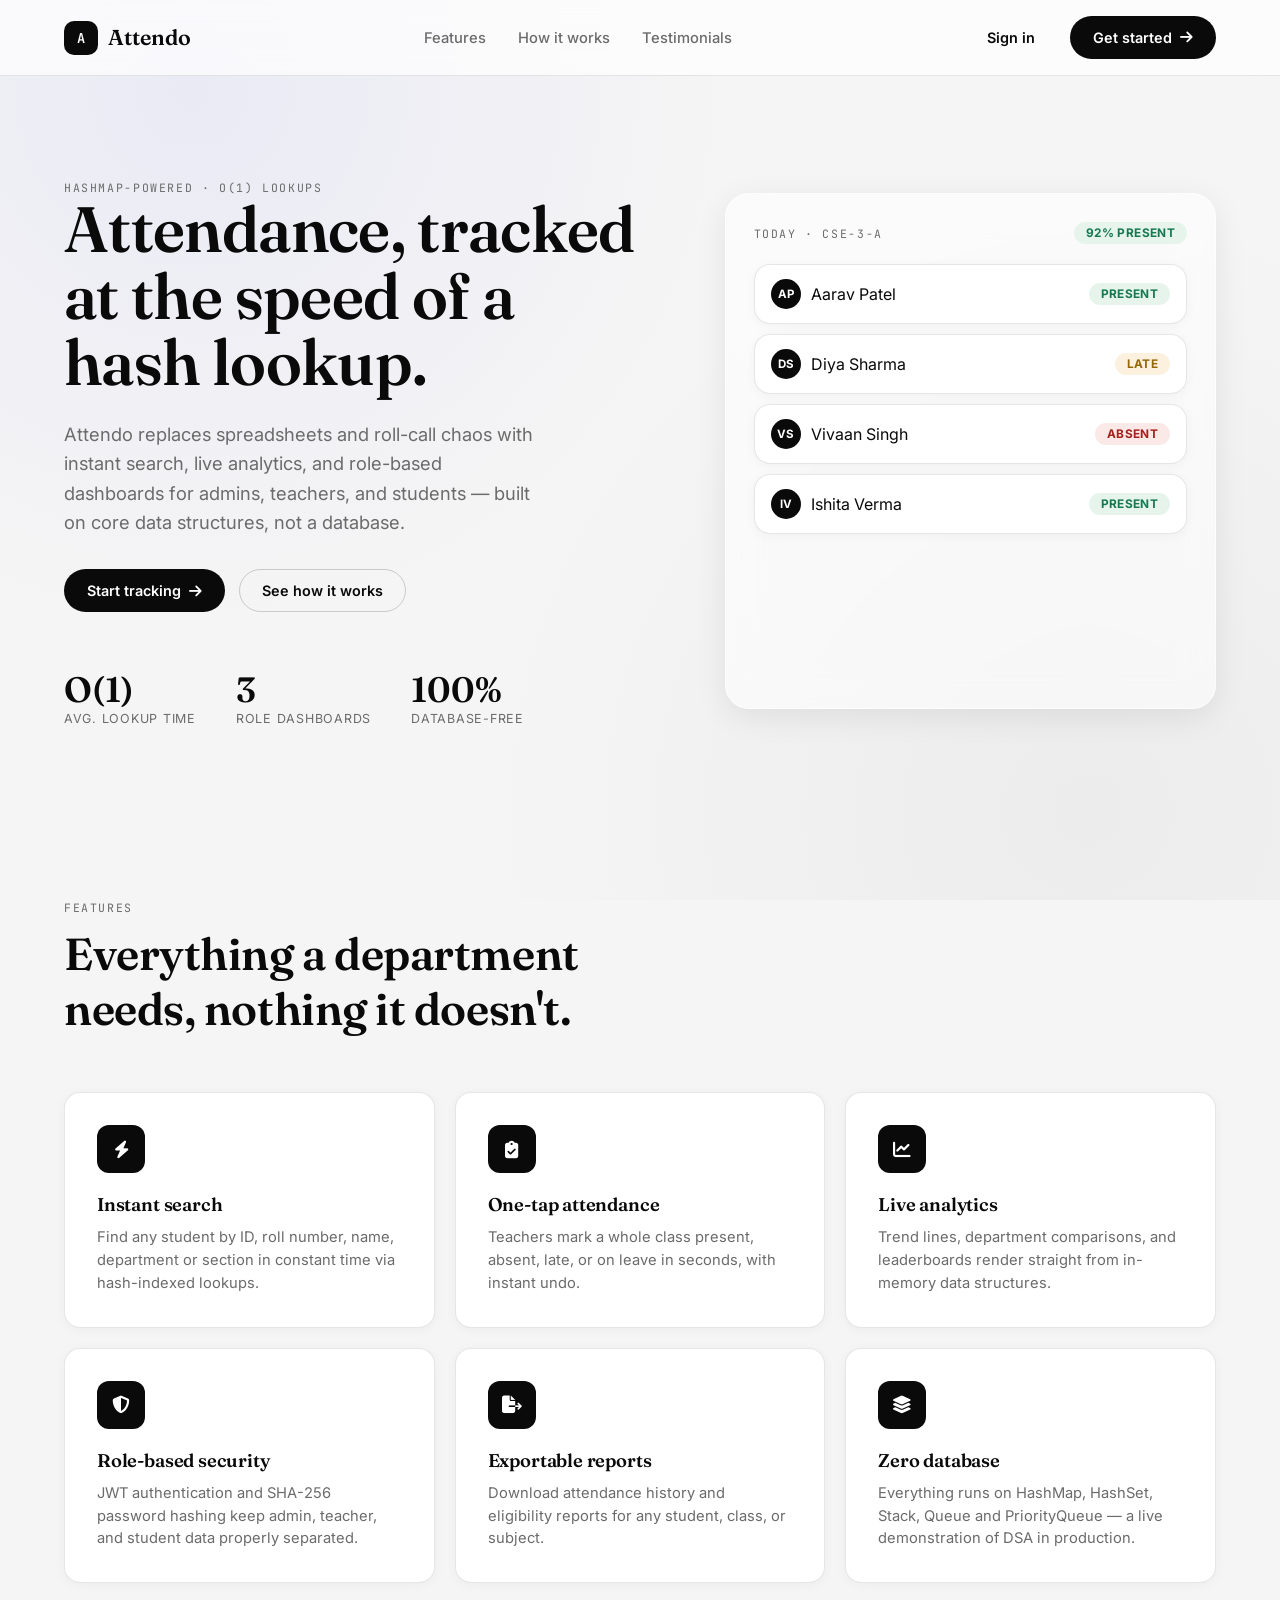
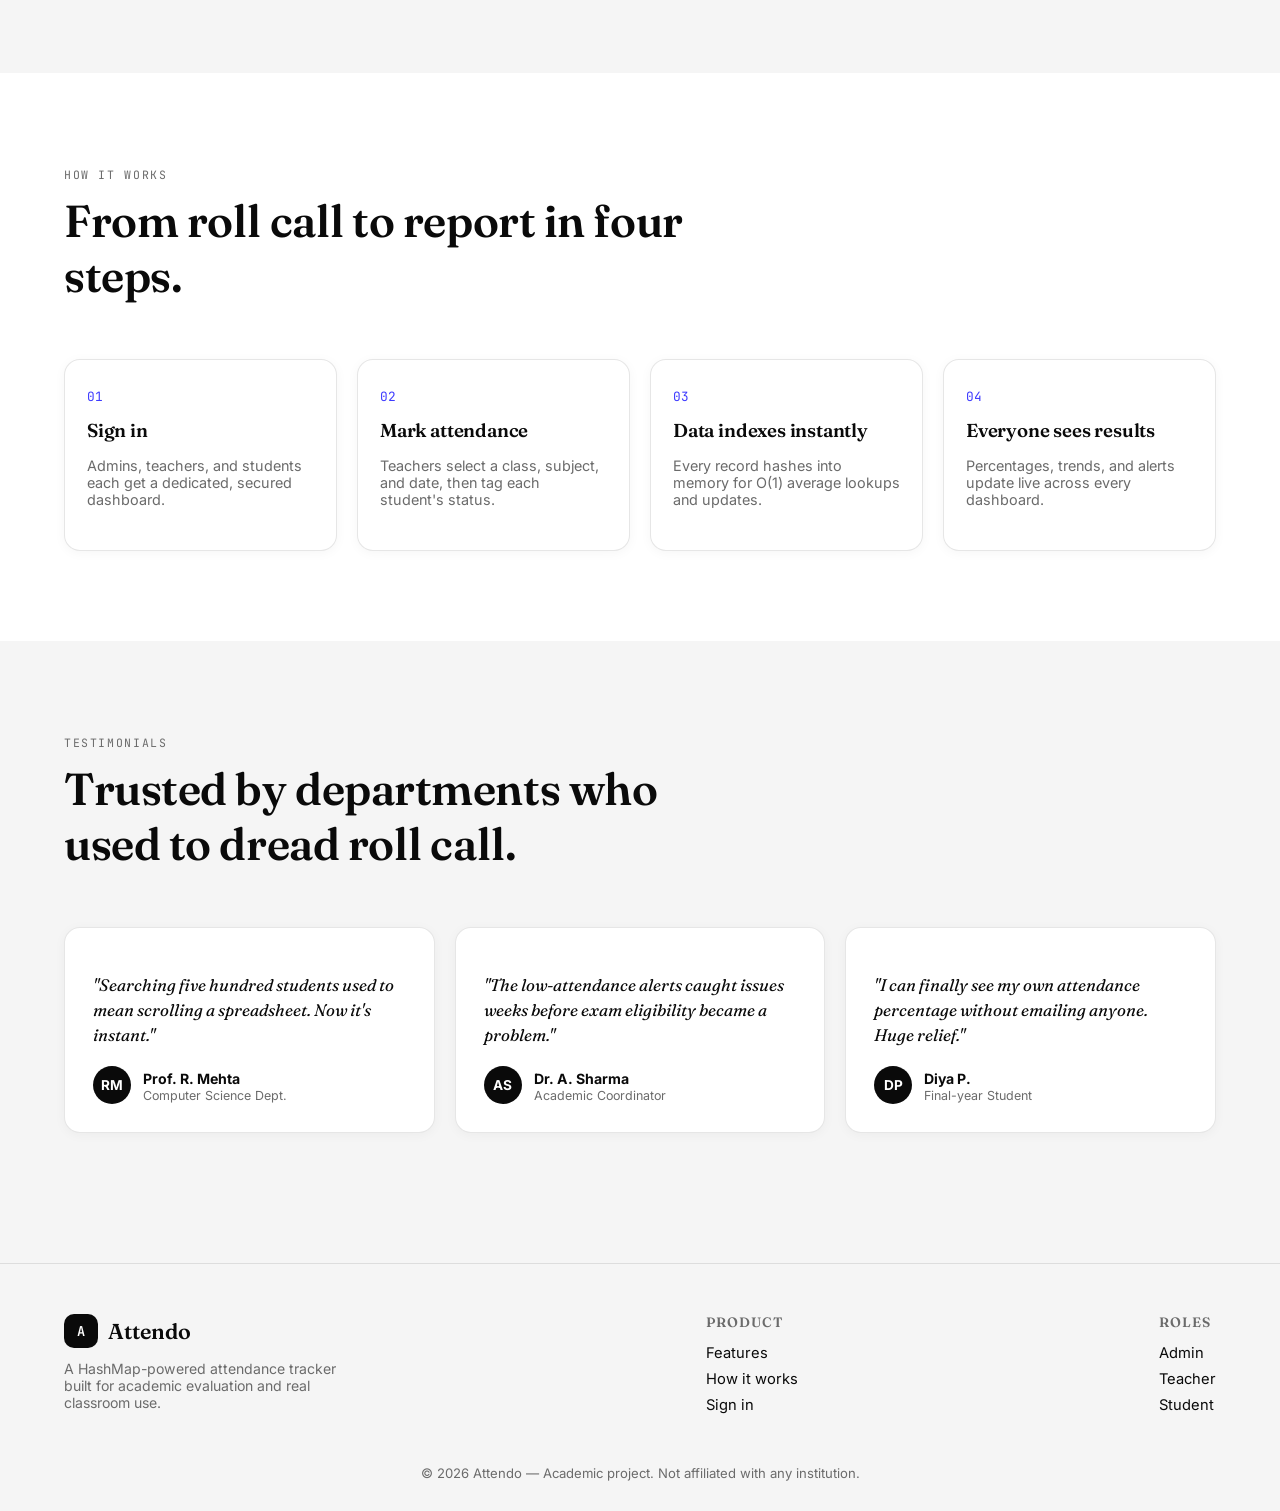
<file: frontend/index.html>
<!DOCTYPE html>
<html lang="en">
<head>
<meta charset="UTF-8">
<meta name="viewport" content="width=device-width, initial-scale=1.0">
<title>Attendo — Attendance Tracker System</title>
<link rel="stylesheet" href="css/style.css">
<link rel="stylesheet" href="https://cdnjs.cloudflare.com/ajax/libs/font-awesome/6.5.1/css/all.min.css">
</head>
<body>

<nav class="navbar">
  <div class="container flex-between">
    <div class="logo"><span class="mark">A</span> Attendo</div>
    <ul class="nav-links">
      <li><a href="#features">Features</a></li>
      <li><a href="#how">How it works</a></li>
      <li><a href="#testimonials">Testimonials</a></li>
    </ul>
    <div class="flex" style="gap:12px;">
      <a href="login.html" class="btn btn-ghost">Sign in</a>
      <a href="login.html" class="btn btn-primary">Get started <i class="fa-solid fa-arrow-right"></i></a>
    </div>
  </div>
</nav>

<header class="hero">
  <div class="container hero-grid">
    <div>
      <span class="eyebrow">Hashmap-powered · O(1) lookups</span>
      <h1>Attendance, tracked<br>at the speed of a<br>hash lookup.</h1>
      <p class="lead">Attendo replaces spreadsheets and roll-call chaos with instant search, live analytics, and role-based dashboards for admins, teachers, and students — built on core data structures, not a database.</p>
      <div class="hero-cta">
        <a href="login.html" class="btn btn-primary">Start tracking <i class="fa-solid fa-arrow-right"></i></a>
        <a href="#how" class="btn btn-outline">See how it works</a>
      </div>
      <div class="hero-stats">
        <div><div class="stat-num">O(1)</div><div class="stat-label">Avg. lookup time</div></div>
        <div><div class="stat-num">3</div><div class="stat-label">Role dashboards</div></div>
        <div><div class="stat-num">100%</div><div class="stat-label">Database-free</div></div>
      </div>
    </div>
    <div class="glass-card hero-visual" style="padding: 28px;">
      <div class="flex-between" style="margin-bottom:20px;">
        <span class="eyebrow">Today · CSE-3-A</span>
        <span class="badge badge-present">92% present</span>
      </div>
      <div style="display:flex; flex-direction:column; gap:10px;">
        <div class="card" style="padding:14px 16px; display:flex; justify-content:space-between; align-items:center;">
          <span class="table-user"><span class="avatar-dot sm">AP</span> Aarav Patel</span>
          <span class="badge badge-present">Present</span>
        </div>
        <div class="card" style="padding:14px 16px; display:flex; justify-content:space-between; align-items:center;">
          <span class="table-user"><span class="avatar-dot sm">DS</span> Diya Sharma</span>
          <span class="badge badge-late">Late</span>
        </div>
        <div class="card" style="padding:14px 16px; display:flex; justify-content:space-between; align-items:center;">
          <span class="table-user"><span class="avatar-dot sm">VS</span> Vivaan Singh</span>
          <span class="badge badge-absent">Absent</span>
        </div>
        <div class="card" style="padding:14px 16px; display:flex; justify-content:space-between; align-items:center;">
          <span class="table-user"><span class="avatar-dot sm">IV</span> Ishita Verma</span>
          <span class="badge badge-present">Present</span>
        </div>
      </div>
    </div>
  </div>
</header>

<section class="section" id="features">
  <div class="container">
    <div class="section-head">
      <span class="eyebrow">Features</span>
      <h2>Everything a department needs, nothing it doesn't.</h2>
    </div>
    <div class="grid feature-grid">
      <div class="card feature-card">
        <div class="icon"><i class="fa-solid fa-bolt"></i></div>
        <h3>Instant search</h3>
        <p>Find any student by ID, roll number, name, department or section in constant time via hash-indexed lookups.</p>
      </div>
      <div class="card feature-card">
        <div class="icon"><i class="fa-solid fa-clipboard-check"></i></div>
        <h3>One-tap attendance</h3>
        <p>Teachers mark a whole class present, absent, late, or on leave in seconds, with instant undo.</p>
      </div>
      <div class="card feature-card">
        <div class="icon"><i class="fa-solid fa-chart-line"></i></div>
        <h3>Live analytics</h3>
        <p>Trend lines, department comparisons, and leaderboards render straight from in-memory data structures.</p>
      </div>
      <div class="card feature-card">
        <div class="icon"><i class="fa-solid fa-shield-halved"></i></div>
        <h3>Role-based security</h3>
        <p>JWT authentication and SHA-256 password hashing keep admin, teacher, and student data properly separated.</p>
      </div>
      <div class="card feature-card">
        <div class="icon"><i class="fa-solid fa-file-export"></i></div>
        <h3>Exportable reports</h3>
        <p>Download attendance history and eligibility reports for any student, class, or subject.</p>
      </div>
      <div class="card feature-card">
        <div class="icon"><i class="fa-solid fa-layer-group"></i></div>
        <h3>Zero database</h3>
        <p>Everything runs on HashMap, HashSet, Stack, Queue and PriorityQueue — a live demonstration of DSA in production.</p>
      </div>
    </div>
  </div>
</section>

<section class="section" id="how" style="background: var(--paper);">
  <div class="container">
    <div class="section-head">
      <span class="eyebrow">How it works</span>
      <h2>From roll call to report in four steps.</h2>
    </div>
    <div class="grid steps">
      <div class="card step">
        <h3>Sign in</h3>
        <p style="color:var(--muted); font-size:0.9rem;">Admins, teachers, and students each get a dedicated, secured dashboard.</p>
      </div>
      <div class="card step">
        <h3>Mark attendance</h3>
        <p style="color:var(--muted); font-size:0.9rem;">Teachers select a class, subject, and date, then tag each student's status.</p>
      </div>
      <div class="card step">
        <h3>Data indexes instantly</h3>
        <p style="color:var(--muted); font-size:0.9rem;">Every record hashes into memory for O(1) average lookups and updates.</p>
      </div>
      <div class="card step">
        <h3>Everyone sees results</h3>
        <p style="color:var(--muted); font-size:0.9rem;">Percentages, trends, and alerts update live across every dashboard.</p>
      </div>
    </div>
  </div>
</section>

<section class="section" id="testimonials">
  <div class="container">
    <div class="section-head">
      <span class="eyebrow">Testimonials</span>
      <h2>Trusted by departments who used to dread roll call.</h2>
    </div>
    <div class="grid testimonial-grid">
      <div class="card testimonial-card">
        <p>"Searching five hundred students used to mean scrolling a spreadsheet. Now it's instant."</p>
        <div class="testimonial-who"><span class="avatar-dot">RM</span><div><strong style="font-size:0.88rem;">Prof. R. Mehta</strong><div style="font-size:0.78rem;color:var(--muted);">Computer Science Dept.</div></div></div>
      </div>
      <div class="card testimonial-card">
        <p>"The low-attendance alerts caught issues weeks before exam eligibility became a problem."</p>
        <div class="testimonial-who"><span class="avatar-dot">AS</span><div><strong style="font-size:0.88rem;">Dr. A. Sharma</strong><div style="font-size:0.78rem;color:var(--muted);">Academic Coordinator</div></div></div>
      </div>
      <div class="card testimonial-card">
        <p>"I can finally see my own attendance percentage without emailing anyone. Huge relief."</p>
        <div class="testimonial-who"><span class="avatar-dot">DP</span><div><strong style="font-size:0.88rem;">Diya P.</strong><div style="font-size:0.78rem;color:var(--muted);">Final-year Student</div></div></div>
      </div>
    </div>
  </div>
</section>

<footer class="site-footer">
  <div class="container">
    <div class="footer-grid">
      <div class="footer-col" style="max-width:280px;">
        <div class="logo"><span class="mark">A</span> Attendo</div>
        <p style="color:var(--muted); font-size:0.88rem; margin-top:12px;">A HashMap-powered attendance tracker built for academic evaluation and real classroom use.</p>
      </div>
      <div class="footer-col">
        <h4>Product</h4>
        <a href="#features">Features</a>
        <a href="#how">How it works</a>
        <a href="login.html">Sign in</a>
      </div>
      <div class="footer-col">
        <h4>Roles</h4>
        <a href="login.html">Admin</a>
        <a href="login.html">Teacher</a>
        <a href="login.html">Student</a>
      </div>
    </div>
    <div class="footer-bottom">&copy; 2026 Attendo — Academic project. Not affiliated with any institution.</div>
  </div>
</footer>

</body>
</html>
</file>
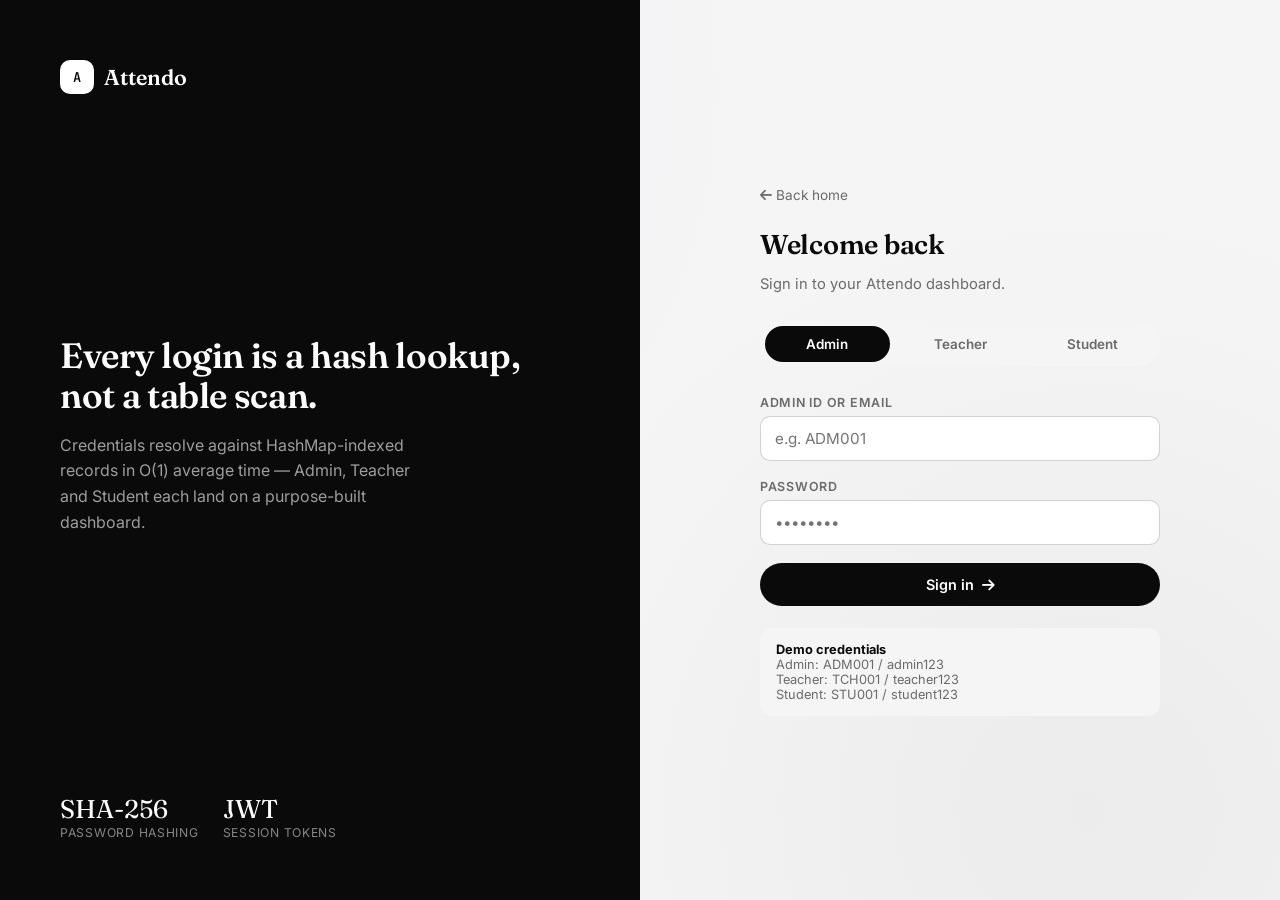
<file: frontend/login.html>
<!DOCTYPE html>
<html lang="en">
<head>
<meta charset="UTF-8">
<meta name="viewport" content="width=device-width, initial-scale=1.0">
<title>Sign in — Attendo</title>
<link rel="stylesheet" href="css/style.css">
<link rel="stylesheet" href="https://cdnjs.cloudflare.com/ajax/libs/font-awesome/6.5.1/css/all.min.css">
</head>
<body>

<div class="auth-wrap">
  <div class="auth-visual">
    <div class="logo"><span class="mark" style="background:#fff;color:#0a0a0a;">A</span> Attendo</div>
    <div>
      <h1 style="color:#fff; font-size:2.2rem; line-height:1.15;">Every login is a hash lookup, not a table scan.</h1>
      <p style="color:rgba(255,255,255,0.6); margin-top:16px; max-width:380px; line-height:1.6;">
        Credentials resolve against HashMap-indexed records in O(1) average time — Admin, Teacher and Student each land on a purpose-built dashboard.
      </p>
    </div>
    <div style="display:flex; gap:24px;">
      <div><div style="font-family:'Fraunces',serif; font-size:1.6rem;">SHA-256</div><div style="font-size:0.76rem; color:rgba(255,255,255,0.5); text-transform:uppercase; letter-spacing:0.06em;">Password hashing</div></div>
      <div><div style="font-family:'Fraunces',serif; font-size:1.6rem;">JWT</div><div style="font-size:0.76rem; color:rgba(255,255,255,0.5); text-transform:uppercase; letter-spacing:0.06em;">Session tokens</div></div>
    </div>
  </div>

  <div class="auth-form-side">
    <div class="auth-box">
      <a href="index.html" style="font-size:0.85rem; color:var(--muted); display:inline-block; margin-bottom:24px;"><i class="fa-solid fa-arrow-left"></i> Back home</a>
      <h2 style="font-size:1.7rem; margin-bottom:6px;">Welcome back</h2>
      <p style="color:var(--muted); margin-bottom:28px; font-size:0.92rem;">Sign in to your Attendo dashboard.</p>

      <div class="role-tabs">
        <div class="role-tab active" data-role="ADMIN">Admin</div>
        <div class="role-tab" data-role="TEACHER">Teacher</div>
        <div class="role-tab" data-role="STUDENT">Student</div>
      </div>

      <form id="loginForm">
        <div class="field">
          <label id="idLabel">Admin ID or Email</label>
          <input type="text" id="loginId" placeholder="e.g. ADM001" required>
        </div>
        <div class="field">
          <label>Password</label>
          <input type="password" id="loginPassword" placeholder="••••••••" required>
        </div>
        <button type="submit" class="btn btn-primary" style="width:100%; justify-content:center;" id="loginBtn">
          Sign in <i class="fa-solid fa-arrow-right"></i>
        </button>
      </form>

      <div style="margin-top:22px; padding:14px 16px; background:var(--paper-dim); border-radius:12px; font-size:0.8rem; color:var(--muted);">
        <strong style="color:var(--ink);">Demo credentials</strong><br>
        Admin: ADM001 / admin123<br>
        Teacher: TCH001 / teacher123<br>
        Student: STU001 / student123
      </div>
    </div>
  </div>
</div>

<script src="js/api.js"></script>
<script src="js/auth.js"></script>
<script>
let selectedRole = 'ADMIN';
const idLabels = { ADMIN: 'Admin ID or Email', TEACHER: 'Teacher ID or Email', STUDENT: 'Student ID, Roll No. or Email' };
const idPlaceholders = { ADMIN: 'e.g. ADM001', TEACHER: 'e.g. TCH001', STUDENT: 'e.g. STU001 or CSE21001' };

document.querySelectorAll('.role-tab').forEach(tab => {
  tab.addEventListener('click', () => {
    document.querySelectorAll('.role-tab').forEach(t => t.classList.remove('active'));
    tab.classList.add('active');
    selectedRole = tab.dataset.role;
    document.getElementById('idLabel').textContent = idLabels[selectedRole];
    document.getElementById('loginId').placeholder = idPlaceholders[selectedRole];
  });
});

document.getElementById('loginForm').addEventListener('submit', async (e) => {
  e.preventDefault();
  const id = document.getElementById('loginId').value.trim();
  const password = document.getElementById('loginPassword').value;
  const btn = document.getElementById('loginBtn');
  btn.disabled = true;
  btn.innerHTML = '<span class="spinner" style="width:16px;height:16px;border-width:2px;"></span> Signing in...';

  try {
    const res = await Api.login(id, password, selectedRole);
    Auth.save(res.data);
    showToast(`Welcome, ${res.data.name}`, 'success');
    setTimeout(() => {
      const dest = { ADMIN: 'admin-dashboard.html', TEACHER: 'teacher-dashboard.html', STUDENT: 'student-dashboard.html' }[selectedRole];
      window.location.href = dest;
    }, 600);
  } catch (err) {
    showToast(err.message || 'Login failed', 'error');
    btn.disabled = false;
    btn.innerHTML = 'Sign in <i class="fa-solid fa-arrow-right"></i>';
  }
});
</script>
</body>
</html>
</file>
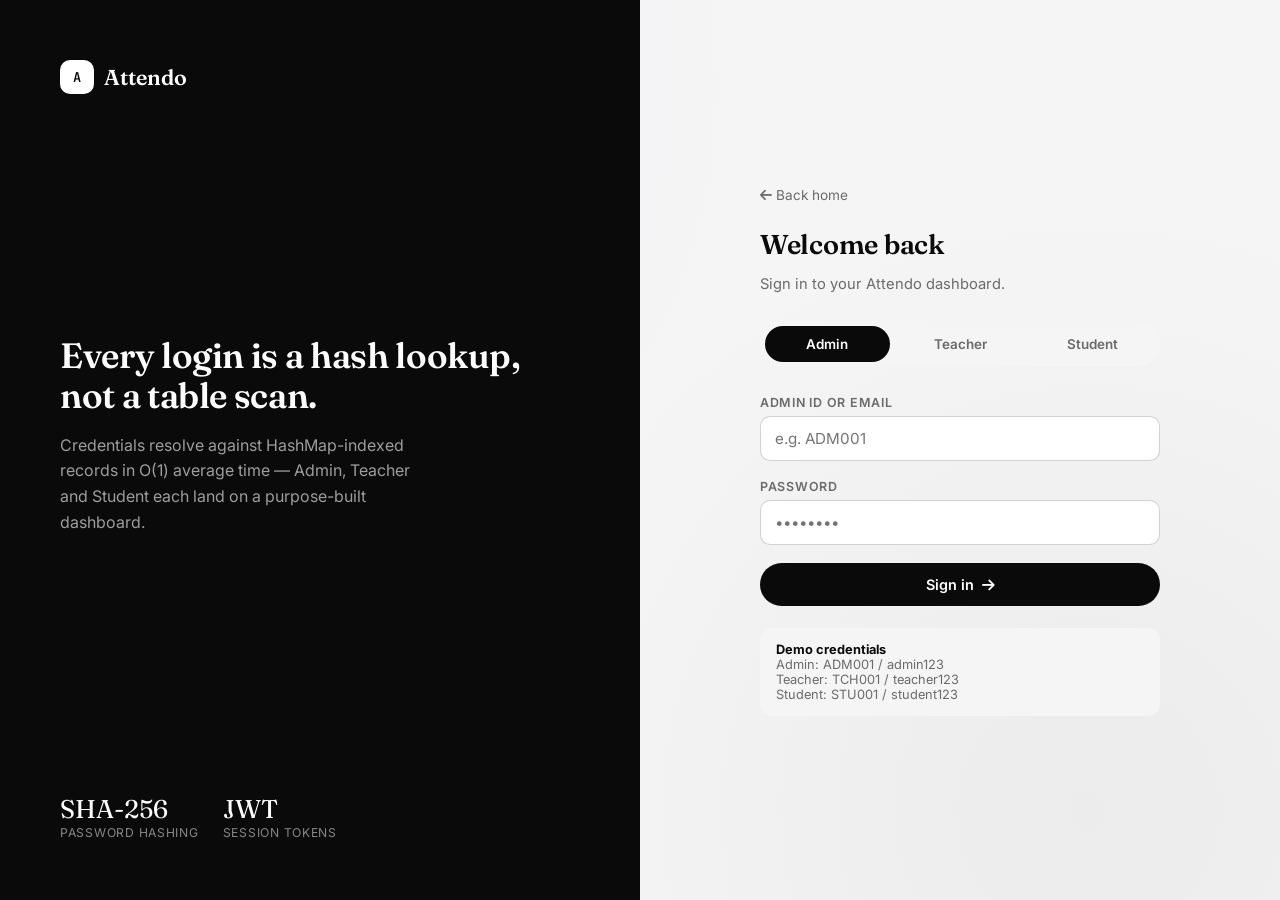
<file: frontend/teacher-dashboard.html>
<!DOCTYPE html>
<html lang="en">
<head>
<meta charset="UTF-8">
<meta name="viewport" content="width=device-width, initial-scale=1.0">
<title>Teacher Dashboard — Attendo</title>
<link rel="stylesheet" href="css/style.css">
<link rel="stylesheet" href="https://cdnjs.cloudflare.com/ajax/libs/font-awesome/6.5.1/css/all.min.css">
</head>
<body>

<div class="app-shell">
  <aside class="sidebar">
    <div class="logo"><span class="mark">A</span> Attendo</div>
    <div class="side-link active" data-section="take"><i class="fa-solid fa-clipboard-check"></i> Take Attendance</div>
    <div class="side-link" data-section="history"><i class="fa-solid fa-clock-rotate-left"></i> History</div>
    <div class="side-link" data-section="students"><i class="fa-solid fa-user-graduate"></i> Search Students</div>
    <div class="sidebar-footer">
      <div class="side-link" id="logoutBtn"><i class="fa-solid fa-right-from-bracket"></i> Logout</div>
    </div>
  </aside>

  <main class="main-content">
    <div class="topbar">
      <h2 id="sectionTitle">Take Attendance</h2>
      <div class="flex" style="gap:16px; align-items:center;">
        <div class="dark-toggle"></div>
        <div class="user-chip">
          <span class="avatar-dot" id="userInitials">T</span>
          <div>
            <div style="font-weight:600; font-size:0.88rem;" id="userName">Teacher</div>
            <div style="font-size:0.74rem; color:var(--muted);">Faculty</div>
          </div>
        </div>
      </div>
    </div>

    <div class="page-body">

      <!-- TAKE ATTENDANCE -->
      <section id="section-take">
        <div class="card panel" style="margin-bottom:24px;">
          <div class="grid" style="grid-template-columns: repeat(4,1fr); gap:16px;">
            <div class="field" style="margin:0;">
              <label>Subject</label>
              <select id="subjectSelect"><option value="">Loading...</option></select>
            </div>
            <div class="field" style="margin:0;">
              <label>Department</label>
              <input type="text" id="deptInput" value="Computer Science">
            </div>
            <div class="field" style="margin:0;">
              <label>Semester / Section</label>
              <div style="display:flex; gap:8px;">
                <input type="text" id="semInput" value="3" style="width:60px;">
                <input type="text" id="secInput" value="A" style="width:60px;">
              </div>
            </div>
            <div class="field" style="margin:0;">
              <label>Date</label>
              <input type="date" id="dateInput">
            </div>
          </div>
          <button class="btn btn-outline btn-sm" id="loadClassBtn" style="margin-top:6px;"><i class="fa-solid fa-rotate"></i> Load class</button>
        </div>

        <div class="card panel">
          <div class="panel-title">
            <h3>Mark students</h3>
            <div class="flex" style="gap:10px;">
              <button class="btn btn-ghost btn-sm" id="markAllPresentBtn">Mark all present</button>
              <button class="btn btn-outline btn-sm" id="undoBtn"><i class="fa-solid fa-rotate-left"></i> Undo last</button>
            </div>
          </div>
          <div id="markList"><p style="color:var(--muted); text-align:center; padding:30px 0;">Load a class to begin.</p></div>
          <div style="margin-top:20px; text-align:right;">
            <button class="btn btn-primary" id="saveAttendanceBtn"><i class="fa-solid fa-floppy-disk"></i> Save attendance</button>
          </div>
        </div>
      </section>

      <!-- HISTORY -->
      <section id="section-history" style="display:none;">
        <div class="card panel">
          <div class="flex" style="gap:12px; margin-bottom:20px;">
            <select id="historySubject" style="flex:1;"></select>
            <input type="date" id="historyDate" style="flex:1;">
            <button class="btn btn-primary" id="loadHistoryBtn">View</button>
          </div>
          <table class="data-table">
            <thead><tr><th>Student ID</th><th>Status</th><th>Marked at</th></tr></thead>
            <tbody id="historyBody"><tr><td colspan="3" style="text-align:center;color:var(--muted);">Select subject & date</td></tr></tbody>
          </table>
        </div>
      </section>

      <!-- STUDENT SEARCH -->
      <section id="section-students" style="display:none;">
        <div class="search-bar" style="margin-bottom:20px;">
          <i class="fa-solid fa-magnifying-glass" style="color:var(--muted);"></i>
          <input type="text" id="studentSearch" placeholder="Search by name, ID, roll number...">
        </div>
        <div class="card panel">
          <table class="data-table">
            <thead><tr><th>Student</th><th>Roll No.</th><th>Department</th><th>Attendance %</th></tr></thead>
            <tbody id="studentsBody"><tr><td colspan="4" style="text-align:center;color:var(--muted);">Type to search</td></tr></tbody>
          </table>
        </div>
      </section>

    </div>
  </main>
</div>

<script src="js/api.js"></script>
<script src="js/auth.js"></script>
<script>
const user = Auth.guard('TEACHER');
if (user) {
  document.getElementById('userName').textContent = user.name;
  document.getElementById('userInitials').textContent = user.name.split(' ').map(n=>n[0]).slice(0,2).join('');
}
document.getElementById('logoutBtn').addEventListener('click', () => Auth.logout());
document.getElementById('dateInput').value = new Date().toISOString().slice(0,10);

const titles = { take: 'Take Attendance', history: 'History', students: 'Search Students' };
document.querySelectorAll('.side-link[data-section]').forEach(link => {
  link.addEventListener('click', () => {
    document.querySelectorAll('.side-link[data-section]').forEach(l => l.classList.remove('active'));
    link.classList.add('active');
    document.querySelectorAll('[id^="section-"]').forEach(s => s.style.display = 'none');
    const sec = link.dataset.section;
    document.getElementById(`section-${sec}`).style.display = 'block';
    document.getElementById('sectionTitle').textContent = titles[sec];
  });
});

let subjectsCache = [];
async function loadSubjectOptions() {
  try {
    const res = await Api.getSubjects();
    subjectsCache = res.data;
    const opts = res.data.map(s => `<option value="${s.subjectId}">${s.subjectName} (${s.subjectCode})</option>`).join('');
    document.getElementById('subjectSelect').innerHTML = opts || '<option value="">No subjects</option>';
    document.getElementById('historySubject').innerHTML = opts || '<option value="">No subjects</option>';
  } catch (e) { showToast(e.message, 'error'); }
}
loadSubjectOptions();

let currentClassStudents = [];
const statusChoices = ['PRESENT', 'ABSENT', 'LATE', 'LEAVE'];

document.getElementById('loadClassBtn').addEventListener('click', async () => {
  const dept = document.getElementById('deptInput').value.trim();
  const sem = document.getElementById('semInput').value.trim();
  const sec = document.getElementById('secInput').value.trim();
  try {
    const res = await Api.getStudents({ department: dept, semester: sem, section: sec });
    currentClassStudents = res.data;
    renderMarkList();
  } catch (e) { showToast(e.message, 'error'); }
});

function renderMarkList() {
  const container = document.getElementById('markList');
  if (!currentClassStudents.length) {
    container.innerHTML = '<p style="color:var(--muted); text-align:center; padding:30px 0;">No students found for that class.</p>';
    return;
  }
  container.innerHTML = currentClassStudents.map(s => `
    <div class="attendance-mark-row" data-student="${s.studentId}">
      <span class="table-user"><span class="avatar-dot sm">${(s.name||'?').split(' ').map(n=>n[0]).slice(0,2).join('')}</span> ${s.name} <span style="color:var(--muted); font-size:0.8rem;">(${s.rollNumber || s.studentId})</span></span>
      <div class="status-pills">
        ${statusChoices.map(st => `<button type="button" class="status-pill ${st==='PRESENT'?'selected present':''}" data-status="${st}" onclick="selectStatus(this)">${st.charAt(0)+st.slice(1).toLowerCase()}</button>`).join('')}
      </div>
    </div>
  `).join('');
}

function selectStatus(btn) {
  const row = btn.closest('.attendance-mark-row');
  row.querySelectorAll('.status-pill').forEach(p => p.className = 'status-pill');
  btn.classList.add('selected', btn.dataset.status.toLowerCase());
}

document.getElementById('markAllPresentBtn').addEventListener('click', () => {
  document.querySelectorAll('.attendance-mark-row').forEach(row => {
    row.querySelectorAll('.status-pill').forEach(p => p.className = 'status-pill');
    row.querySelector('[data-status="PRESENT"]').classList.add('selected', 'present');
  });
});

document.getElementById('saveAttendanceBtn').addEventListener('click', async () => {
  const subjectId = document.getElementById('subjectSelect').value;
  const date = document.getElementById('dateInput').value;
  const department = document.getElementById('deptInput').value.trim();
  const semester = document.getElementById('semInput').value.trim();
  const section = document.getElementById('secInput').value.trim();
  if (!subjectId || !date) { showToast('Select subject and date first', 'error'); return; }

  const records = [];
  document.querySelectorAll('.attendance-mark-row').forEach(row => {
    const selected = row.querySelector('.status-pill.selected');
    if (selected) records.push({ studentId: row.dataset.student, status: selected.dataset.status });
  });
  if (!records.length) { showToast('Mark at least one student', 'error'); return; }

  try {
    await Api.markAttendance({ subjectId, teacherId: user.id, date, department, semester, section, records });
    showToast(`Attendance saved for ${records.length} students`, 'success');
  } catch (e) { showToast(e.message, 'error'); }
});

document.getElementById('undoBtn').addEventListener('click', async () => {
  try {
    const res = await Api.undoAttendance();
    showToast(res.message || 'Last action undone', 'success');
  } catch (e) { showToast(e.message, 'error'); }
});

// History
document.getElementById('loadHistoryBtn').addEventListener('click', async () => {
  const subjectId = document.getElementById('historySubject').value;
  const date = document.getElementById('historyDate').value;
  if (!subjectId || !date) return;
  try {
    const res = await Api.getClassAttendance(subjectId, date);
    const rows = res.data.map(a => `<tr><td>${a.studentId}</td><td><span class="badge badge-${a.status.toLowerCase()}">${a.status}</span></td><td>${new Date(a.markedAt).toLocaleString()}</td></tr>`).join('');
    document.getElementById('historyBody').innerHTML = rows || '<tr><td colspan="3" style="text-align:center;color:var(--muted);">No records for that date</td></tr>';
  } catch (e) { showToast(e.message, 'error'); }
});

// Student search
let searchTimer;
document.getElementById('studentSearch').addEventListener('input', (e) => {
  clearTimeout(searchTimer);
  searchTimer = setTimeout(async () => {
    const q = e.target.value.trim();
    if (!q) { document.getElementById('studentsBody').innerHTML = '<tr><td colspan="4" style="text-align:center;color:var(--muted);">Type to search</td></tr>'; return; }
    try {
      const res = await Api.getStudents({ search: q });
      const rows = await Promise.all(res.data.map(async s => {
        let pct = 0;
        try { pct = (await Api.getStudentPercentage(s.studentId)).data; } catch (e) {}
        const cls = pct >= 75 ? 'badge-present' : pct >= 50 ? 'badge-late' : 'badge-absent';
        return `<tr><td>${s.name}</td><td>${s.rollNumber||'—'}</td><td>${s.department||'—'}</td><td><span class="badge ${cls}">${pct}%</span></td></tr>`;
      }));
      document.getElementById('studentsBody').innerHTML = rows.join('') || '<tr><td colspan="4" style="text-align:center;color:var(--muted);">No matches</td></tr>';
    } catch (e) { showToast(e.message, 'error'); }
  }, 300);
});
</script>
</body>
</html>
</file>
<file: frontend/css/style.css>
/* ============================================================
   Attendance Tracker — Design System
   Theme: Classic Black & White, minimal, glassmorphism
   ============================================================ */

@import url('https://fonts.googleapis.com/css2?family=Fraunces:opsz,wght@9..144,300;9..144,500;9..144,600&family=Inter:wght@400;500;600;700;800&family=JetBrains+Mono:wght@400;500&display=swap');

:root {
  --ink: #0a0a0a;
  --ink-soft: #1c1c1c;
  --paper: #ffffff;
  --paper-dim: #f5f5f5;
  --line: rgba(10, 10, 10, 0.1);
  --line-strong: rgba(10, 10, 10, 0.18);
  --muted: #6b6b6b;

  --glass-bg: rgba(255, 255, 255, 0.55);
  --glass-border: rgba(255, 255, 255, 0.6);
  --glass-shadow: 0 8px 32px rgba(10, 10, 10, 0.08);

  --accent: #3d3aff;      /* single restrained accent, indigo-electric */
  --accent-ink: #ffffff;

  --present: #16794f;
  --present-bg: #e6f4ec;
  --absent: #a3211c;
  --absent-bg: #fbe9e8;
  --late: #96660a;
  --late-bg: #fbf1de;
  --leave: #3d3aff;
  --leave-bg: #ecebff;

  --radius-sm: 10px;
  --radius-md: 16px;
  --radius-lg: 24px;

  --font-display: 'Fraunces', serif;
  --font-body: 'Inter', -apple-system, sans-serif;
  --font-mono: 'JetBrains Mono', monospace;
}

* { box-sizing: border-box; }
html { scroll-behavior: smooth; }

body {
  margin: 0;
  font-family: var(--font-body);
  background: var(--paper-dim);
  color: var(--ink);
  -webkit-font-smoothing: antialiased;
  background-image:
    radial-gradient(circle at 15% 10%, rgba(61,58,255,0.06), transparent 40%),
    radial-gradient(circle at 85% 90%, rgba(10,10,10,0.04), transparent 45%);
  background-attachment: fixed;
}

a { color: inherit; text-decoration: none; }
ul { list-style: none; margin: 0; padding: 0; }
img { max-width: 100%; display: block; }

h1, h2, h3, h4 {
  font-family: var(--font-display);
  font-weight: 600;
  letter-spacing: -0.01em;
  margin: 0;
}

.eyebrow {
  font-family: var(--font-mono);
  text-transform: uppercase;
  font-size: 0.72rem;
  letter-spacing: 0.14em;
  color: var(--muted);
}

/* ---------- Layout helpers ---------- */
.container { max-width: 1200px; margin: 0 auto; padding: 0 24px; }
.flex { display: flex; }
.flex-between { display: flex; align-items: center; justify-content: space-between; }
.flex-center { display: flex; align-items: center; justify-content: center; }
.grid { display: grid; gap: 20px; }

/* ---------- Glass card ---------- */
.glass-card {
  background: var(--glass-bg);
  border: 1px solid var(--glass-border);
  border-radius: var(--radius-lg);
  box-shadow: var(--glass-shadow);
  backdrop-filter: blur(18px);
  -webkit-backdrop-filter: blur(18px);
}

.card {
  background: var(--paper);
  border: 1px solid var(--line);
  border-radius: var(--radius-md);
  box-shadow: 0 2px 12px rgba(10,10,10,0.04);
  transition: transform .25s ease, box-shadow .25s ease;
}
.card:hover { transform: translateY(-2px); box-shadow: 0 12px 28px rgba(10,10,10,0.09); }

/* ---------- Buttons ---------- */
.btn {
  font-family: var(--font-body);
  font-weight: 600;
  font-size: 0.9rem;
  padding: 12px 22px;
  border-radius: 999px;
  border: 1px solid transparent;
  cursor: pointer;
  display: inline-flex;
  align-items: center;
  gap: 8px;
  transition: all .2s ease;
}
.btn-primary { background: var(--ink); color: var(--paper); }
.btn-primary:hover { background: var(--accent); transform: translateY(-1px); }
.btn-outline { background: transparent; border-color: var(--line-strong); color: var(--ink); }
.btn-outline:hover { border-color: var(--ink); background: var(--ink); color: var(--paper); }
.btn-ghost { background: transparent; color: var(--ink); }
.btn-ghost:hover { background: rgba(10,10,10,0.06); }
.btn-danger { background: var(--absent-bg); color: var(--absent); }
.btn-danger:hover { background: var(--absent); color: #fff; }
.btn-sm { padding: 8px 14px; font-size: 0.8rem; }
.btn:disabled { opacity: 0.5; cursor: not-allowed; }

/* ---------- Forms ---------- */
.field { margin-bottom: 18px; }
.field label {
  display: block;
  font-size: 0.78rem;
  font-weight: 600;
  margin-bottom: 6px;
  color: var(--muted);
  text-transform: uppercase;
  letter-spacing: 0.06em;
}
.field input, .field select, .field textarea {
  width: 100%;
  padding: 12px 14px;
  border-radius: var(--radius-sm);
  border: 1px solid var(--line-strong);
  background: var(--paper);
  font-family: var(--font-body);
  font-size: 0.95rem;
  color: var(--ink);
  outline: none;
  transition: border-color .2s ease, box-shadow .2s ease;
}
.field input:focus, .field select:focus, .field textarea:focus {
  border-color: var(--accent);
  box-shadow: 0 0 0 3px rgba(61,58,255,0.12);
}

/* ---------- Navbar ---------- */
.navbar {
  position: sticky; top: 0; z-index: 50;
  background: rgba(255,255,255,0.7);
  backdrop-filter: blur(14px);
  border-bottom: 1px solid var(--line);
  padding: 16px 0;
}
.logo { font-family: var(--font-display); font-size: 1.35rem; font-weight: 600; display:flex; align-items:center; gap:10px;}
.logo .mark { width: 34px; height: 34px; border-radius: 10px; background: var(--ink); color: #fff; display:flex; align-items:center; justify-content:center; font-family: var(--font-mono); font-size: .85rem;}
.nav-links { display: flex; gap: 32px; font-weight: 500; font-size: 0.92rem; }
.nav-links a { color: var(--muted); transition: color .2s; }
.nav-links a:hover { color: var(--ink); }

/* ---------- Hero ---------- */
.hero { padding: 100px 0 80px; position: relative; overflow: hidden; }
.hero-grid { display: grid; grid-template-columns: 1.1fr 0.9fr; gap: 60px; align-items: center; }
.hero h1 { font-size: clamp(2.6rem, 5vw, 4.2rem); line-height: 1.04; }
.hero p.lead { font-size: 1.15rem; color: var(--muted); margin: 24px 0 32px; max-width: 480px; line-height: 1.6; }
.hero-cta { display: flex; gap: 14px; }
.hero-stats { display: flex; gap: 40px; margin-top: 56px; }
.hero-stats .stat-num { font-family: var(--font-display); font-size: 2.2rem; font-weight: 600; }
.hero-stats .stat-label { font-size: 0.78rem; color: var(--muted); text-transform: uppercase; letter-spacing: 0.06em; }

.hero-visual {
  aspect-ratio: 1/1.05;
  border-radius: var(--radius-lg);
  position: relative;
}

/* ---------- Sections ---------- */
.section { padding: 90px 0; }
.section-head { max-width: 620px; margin-bottom: 56px; }
.section-head h2 { font-size: clamp(2rem, 3.5vw, 2.8rem); margin-top: 10px; }

.feature-grid { grid-template-columns: repeat(3, 1fr); }
.feature-card { padding: 32px; }
.feature-card .icon { width: 48px; height: 48px; border-radius: 12px; background: var(--ink); color: #fff; display:flex; align-items:center; justify-content:center; margin-bottom: 20px; font-size: 1.1rem;}
.feature-card h3 { font-size: 1.15rem; margin-bottom: 10px; }
.feature-card p { color: var(--muted); font-size: 0.92rem; line-height: 1.55; margin: 0; }

.steps { grid-template-columns: repeat(4, 1fr); counter-reset: step; }
.step { padding: 28px 22px; position: relative; }
.step::before {
  counter-increment: step;
  content: counter(step, decimal-leading-zero);
  font-family: var(--font-mono);
  font-size: 0.8rem;
  color: var(--accent);
  display: block;
  margin-bottom: 14px;
}

.testimonial-grid { grid-template-columns: repeat(3, 1fr); }
.testimonial-card { padding: 28px; }
.testimonial-card p { font-family: var(--font-display); font-size: 1.05rem; line-height: 1.5; font-style: italic; }
.testimonial-who { display: flex; align-items: center; gap: 12px; margin-top: 18px; }
.avatar-dot { width: 38px; height: 38px; border-radius: 50%; background: var(--ink); color: #fff; display:flex; align-items:center; justify-content:center; font-size: 0.85rem; font-weight: 700;}

footer.site-footer { border-top: 1px solid var(--line); padding: 50px 0 30px; margin-top: 40px; }
.footer-grid { display: flex; justify-content: space-between; flex-wrap: wrap; gap: 40px; }
.footer-col h4 { font-size: 0.85rem; text-transform: uppercase; letter-spacing: 0.08em; color: var(--muted); margin-bottom: 14px;}
.footer-col a { display: block; margin-bottom: 8px; color: var(--ink); font-size: 0.92rem; }
.footer-bottom { text-align: center; color: var(--muted); font-size: 0.82rem; margin-top: 40px; }

/* ---------- App shell (dashboards) ---------- */
.app-shell { display: flex; min-height: 100vh; }
.sidebar {
  width: 260px; flex-shrink: 0;
  background: var(--ink); color: #fff;
  padding: 26px 18px; position: sticky; top: 0; height: 100vh;
  display: flex; flex-direction: column;
}
.sidebar .logo { color: #fff; margin-bottom: 36px; padding: 0 8px; }
.sidebar .logo .mark { background: #fff; color: var(--ink); }
.side-link {
  display: flex; align-items: center; gap: 12px;
  padding: 12px 14px; border-radius: 12px;
  color: rgba(255,255,255,0.65); font-size: 0.9rem; font-weight: 500;
  margin-bottom: 4px; cursor: pointer; transition: all .2s;
}
.side-link i { width: 18px; text-align: center; }
.side-link:hover { background: rgba(255,255,255,0.08); color: #fff; }
.side-link.active { background: #fff; color: var(--ink); }
.sidebar-footer { margin-top: auto; padding: 14px; }

.main-content { flex: 1; min-width: 0; }
.topbar {
  position: sticky; top: 0; z-index: 20;
  background: rgba(245,245,245,0.75); backdrop-filter: blur(12px);
  border-bottom: 1px solid var(--line);
  padding: 18px 32px; display: flex; align-items: center; justify-content: space-between;
}
.topbar h2 { font-size: 1.3rem; }
.page-body { padding: 28px 32px 60px; }

.user-chip { display: flex; align-items: center; gap: 10px; }
.user-chip .avatar-dot { background: var(--accent); }

/* ---------- Dashboard cards ---------- */
.stat-cards { grid-template-columns: repeat(4, 1fr); margin-bottom: 30px; }
.stat-card { padding: 24px; display: flex; flex-direction: column; gap: 10px; }
.stat-card .stat-top { display: flex; align-items: center; justify-content: space-between; }
.stat-card .stat-icon { width: 40px; height: 40px; border-radius: 10px; display:flex; align-items:center; justify-content:center; background: var(--paper-dim); }
.stat-card .stat-value { font-family: var(--font-display); font-size: 2rem; font-weight: 600; }
.stat-card .stat-label { color: var(--muted); font-size: 0.82rem; }
.stat-card .stat-delta { font-size: 0.76rem; font-weight: 600; }
.stat-delta.up { color: var(--present); }
.stat-delta.down { color: var(--absent); }

.panel-grid { grid-template-columns: 1.5fr 1fr; margin-bottom: 24px; }
.panel { padding: 24px; }
.panel-title { display: flex; align-items: center; justify-content: space-between; margin-bottom: 20px; }
.panel-title h3 { font-size: 1.05rem; }

/* ---------- Tables ---------- */
table.data-table { width: 100%; border-collapse: collapse; font-size: 0.88rem; }
table.data-table th {
  text-align: left; padding: 12px 14px; color: var(--muted);
  font-weight: 600; font-size: 0.74rem; text-transform: uppercase; letter-spacing: 0.05em;
  border-bottom: 1px solid var(--line-strong);
}
table.data-table td { padding: 14px; border-bottom: 1px solid var(--line); vertical-align: middle; }
table.data-table tr:hover td { background: rgba(10,10,10,0.02); }

.badge {
  display: inline-flex; align-items: center; padding: 4px 12px;
  border-radius: 999px; font-size: 0.74rem; font-weight: 700;
  text-transform: uppercase; letter-spacing: 0.03em;
}
.badge-present { background: var(--present-bg); color: var(--present); }
.badge-absent { background: var(--absent-bg); color: var(--absent); }
.badge-late { background: var(--late-bg); color: var(--late); }
.badge-leave { background: var(--leave-bg); color: var(--leave); }
.badge-holiday { background: var(--paper-dim); color: var(--muted); }

.search-bar { display: flex; align-items: center; gap: 10px; background: var(--paper); border: 1px solid var(--line-strong); border-radius: 999px; padding: 10px 18px; max-width: 360px; }
.search-bar input { border: none; outline: none; flex: 1; font-family: var(--font-body); font-size: 0.9rem; background: transparent; }

.avatar-dot.sm { width: 30px; height: 30px; font-size: 0.72rem; }
.table-user { display: flex; align-items: center; gap: 10px; }

.attendance-mark-row { display: flex; align-items: center; justify-content: space-between; padding: 12px 0; border-bottom: 1px solid var(--line); }
.status-pills { display: flex; gap: 8px; }
.status-pill {
  padding: 7px 14px; border-radius: 999px; font-size: 0.78rem; font-weight: 600;
  border: 1px solid var(--line-strong); cursor: pointer; background: var(--paper); transition: all .15s;
}
.status-pill.selected.present { background: var(--present); color: #fff; border-color: var(--present); }
.status-pill.selected.absent { background: var(--absent); color: #fff; border-color: var(--absent); }
.status-pill.selected.late { background: var(--late); color: #fff; border-color: var(--late); }
.status-pill.selected.leave { background: var(--leave); color: #fff; border-color: var(--leave); }

/* ---------- Auth pages ---------- */
.auth-wrap { min-height: 100vh; display: grid; grid-template-columns: 1fr 1fr; }
.auth-visual {
  background: var(--ink); color: #fff; padding: 60px;
  display: flex; flex-direction: column; justify-content: space-between;
  position: relative; overflow: hidden;
}
.auth-form-side { display: flex; align-items: center; justify-content: center; padding: 40px; }
.auth-box { width: 100%; max-width: 400px; }
.role-tabs { display: flex; gap: 8px; background: var(--paper-dim); padding: 5px; border-radius: 999px; margin-bottom: 28px; }
.role-tab { flex: 1; text-align: center; padding: 10px; border-radius: 999px; font-size: 0.84rem; font-weight: 600; cursor: pointer; color: var(--muted); }
.role-tab.active { background: var(--ink); color: #fff; }

/* ---------- Misc ---------- */
.toast-anchor { position: fixed; bottom: 24px; right: 24px; z-index: 999; }
.empty-state { text-align: center; padding: 60px 20px; color: var(--muted); }
.spinner { width: 22px; height: 22px; border: 3px solid var(--line-strong); border-top-color: var(--ink); border-radius: 50%; animation: spin .8s linear infinite; }
@keyframes spin { to { transform: rotate(360deg); } }

.dark-toggle { width: 42px; height: 24px; border-radius: 999px; background: var(--paper-dim); border: 1px solid var(--line-strong); position: relative; cursor: pointer; }
.dark-toggle::after { content: ''; width: 18px; height: 18px; border-radius: 50%; background: var(--ink); position: absolute; top: 2px; left: 2px; transition: transform .2s; }

@media (max-width: 960px) {
  .hero-grid, .auth-wrap { grid-template-columns: 1fr; }
  .auth-visual { display: none; }
  .feature-grid, .steps, .testimonial-grid, .stat-cards, .panel-grid { grid-template-columns: 1fr; }
  .sidebar { position: fixed; left: -280px; z-index: 100; transition: left .25s; }
  .sidebar.open { left: 0; }
}

/* Body class for dark mode */
body.dark {
  --paper: #121212;
  --paper-dim: #0a0a0a;
  --ink: #f5f5f5;
  --ink-soft: #d8d8d8;
  --muted: #999;
  --line: rgba(255,255,255,0.1);
  --line-strong: rgba(255,255,255,0.18);
  --glass-bg: rgba(20,20,20,0.55);
  --glass-border: rgba(255,255,255,0.08);
}
body.dark .card { background: #161616; }
body.dark .topbar { background: rgba(10,10,10,0.75); }
body.dark .navbar { background: rgba(10,10,10,0.7); }
</file>
